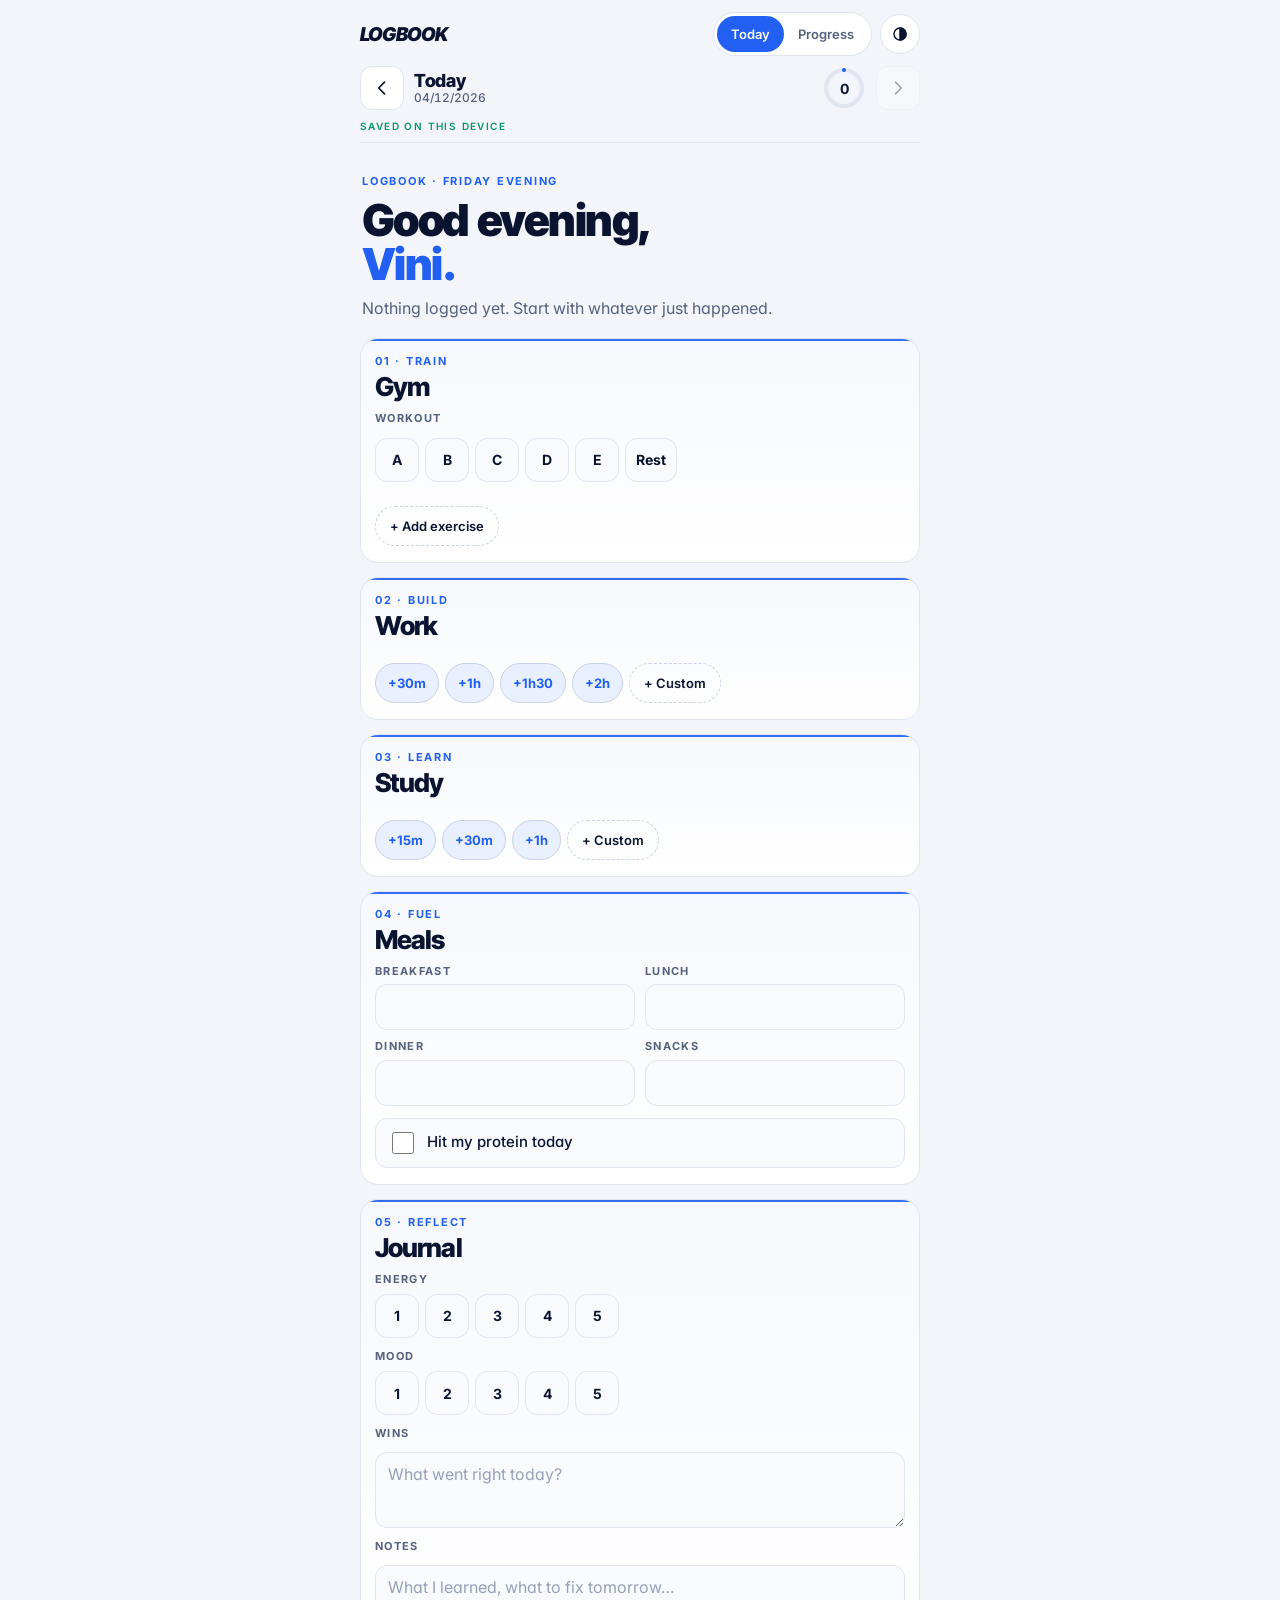
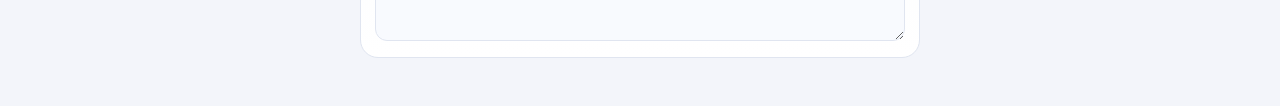
<file: index.html>
<!DOCTYPE html>
<html lang="en">
<head>
<meta charset="utf-8">
<meta name="viewport" content="width=device-width,initial-scale=1,viewport-fit=cover">
<meta name="theme-color" content="#060B1E">
<link rel="manifest" href="manifest.json">
<link rel="icon" type="image/png" sizes="192x192" href="icons/icon-192.png">
<link rel="apple-touch-icon" href="icons/apple-touch-icon.png">
<meta name="apple-mobile-web-app-capable" content="yes">
<meta name="apple-mobile-web-app-status-bar-style" content="black-translucent">
<meta name="apple-mobile-web-app-title" content="Logbook">
<title>Vini's Logbook</title>
<script>
/* Apply the saved theme before the page paints, so it never flashes the wrong colors. */
(function(){try{var t=localStorage.getItem("logbook-theme");if(t==="dark"||t==="light")document.documentElement.dataset.theme=t}catch(e){}})();
</script>
<link rel="preconnect" href="https://fonts.googleapis.com">
<link rel="preconnect" href="https://fonts.gstatic.com" crossorigin>
<link rel="stylesheet" href="https://fonts.googleapis.com/css2?family=Inter:wght@400;500;600;700&family=Inter+Tight:wght@700;800;900&display=swap">
<link rel="stylesheet" href="styles.css">
</head>
<body>
<div class="wrap">
  <header>
    <div class="toprow">
      <div class="brand">Logbook</div>
      <div class="tabs" role="tablist">
        <button id="tab-today" role="tab" aria-selected="true">Today</button>
        <button id="tab-progress" role="tab" aria-selected="false">Progress</button>
      </div>
      <button class="iconbtn theme" id="themeBtn" aria-label="Theme"></button>
    </div>
    <div class="datebar" id="datebar">
      <button class="iconbtn" id="prev" aria-label="Previous day"><svg viewBox="0 0 24 24" aria-hidden="true"><path d="M15 5l-7 7 7 7"/></svg></button>
      <div class="d"><b id="dateMain"></b><small id="dateSub"></small></div>
      <div class="ring" title="Sections logged">
        <svg width="44" height="44" viewBox="0 0 44 44" aria-hidden="true"><circle class="track" cx="22" cy="22" r="18" fill="none" stroke-width="4"/><circle class="arc" id="ringArc" cx="22" cy="22" r="18" fill="none" stroke-width="4" stroke-linecap="round" stroke-dasharray="0 200"/></svg>
        <span id="ringNum" aria-label="sections logged">0</span>
      </div>
      <button class="iconbtn" id="next" aria-label="Next day"><svg viewBox="0 0 24 24" aria-hidden="true"><path d="M9 5l7 7-7 7"/></svg></button>
    </div>
    <div class="status" id="status">Loading…</div>
  </header>

  <div id="notice" class="notice" hidden></div>

  <main id="view-today" class="wrap">
    <div class="hero">
      <div class="kicker" id="kicker"></div>
      <h1 id="heroTitle"></h1>
      <p id="heroLine"></p>
    </div>

    <section class="card">
      <div class="sechead">
        <div class="tt"><span class="kick">01 · Train</span><h2>Gym</h2></div>
        <div class="side"><span class="total" id="gymTotal"></span><span class="check" id="ok-gym" hidden></span></div>
      </div>
      <span class="lbl">Workout</span>
      <div class="chips" id="treino"></div>
      <button class="loadlast" id="loadLast" hidden></button>
      <div class="colhead" id="gymHead"><span>Exercise</span><span>kg</span><span>Sets</span><span>Reps</span><span></span></div>
      <div id="gymList" class="list"></div>
      <div class="actions"><button class="add" id="addGym">+ Add exercise</button></div>
    </section>

    <section class="card">
      <div class="sechead">
        <div class="tt"><span class="kick">02 · Build</span><h2>Work</h2></div>
        <div class="side"><span class="total" id="workTotal"></span><span class="check" id="ok-work" hidden></span></div>
      </div>
      <div id="workList" class="list"></div>
      <div class="actions" data-kind="work">
        <button class="quick" data-min="30">+30m</button><button class="quick" data-min="60">+1h</button><button class="quick" data-min="90">+1h30</button><button class="quick" data-min="120">+2h</button>
        <button class="add" id="addWork">+ Custom</button>
      </div>
    </section>

    <section class="card">
      <div class="sechead">
        <div class="tt"><span class="kick">03 · Learn</span><h2>Study</h2></div>
        <div class="side"><span class="total" id="studyTotal"></span><span class="check" id="ok-study" hidden></span></div>
      </div>
      <div id="studyList" class="list"></div>
      <div class="actions" data-kind="study">
        <button class="quick" data-min="15">+15m</button><button class="quick" data-min="30">+30m</button><button class="quick" data-min="60">+1h</button>
        <button class="add" id="addStudy">+ Custom</button>
      </div>
    </section>

    <section class="card">
      <div class="sechead">
        <div class="tt"><span class="kick">04 · Fuel</span><h2>Meals</h2></div>
        <div class="side"><span class="check" id="ok-meals" hidden></span></div>
      </div>
      <div class="meals">
        <div><label class="lbl" for="m-breakfast">Breakfast</label><input id="m-breakfast" data-meal="breakfast" autocomplete="off"></div>
        <div><label class="lbl" for="m-lunch">Lunch</label><input id="m-lunch" data-meal="lunch" autocomplete="off"></div>
        <div><label class="lbl" for="m-dinner">Dinner</label><input id="m-dinner" data-meal="dinner" autocomplete="off"></div>
        <div><label class="lbl" for="m-snacks">Snacks</label><input id="m-snacks" data-meal="snacks" autocomplete="off"></div>
      </div>
      <label class="toggle" for="protein"><input type="checkbox" id="protein"> Hit my protein today</label>
    </section>

    <section class="card">
      <div class="sechead">
        <div class="tt"><span class="kick">05 · Reflect</span><h2>Journal</h2></div>
        <div class="side"><span class="check" id="ok-journal" hidden></span></div>
      </div>
      <div class="scale"><span class="lbl">Energy</span><div class="chips" id="energy"></div></div>
      <div class="scale"><span class="lbl">Mood</span><div class="chips" id="mood"></div></div>
      <label class="lbl" for="wins">Wins</label>
      <textarea id="wins" placeholder="What went right today?"></textarea>
      <label class="lbl" for="notes">Notes</label>
      <textarea id="notes" placeholder="What I learned, what to fix tomorrow…"></textarea>
    </section>
  </main>

  <main id="view-progress" class="wrap" hidden>
    <div class="hero">
      <div class="kicker" id="pKicker"></div>
      <h1 id="pTitle"></h1>
      <p>Rolling 7-day windows, compared with the 7 days before.</p>
    </div>

    <section class="card goals">
      <div class="head"><span class="kick">Your goals, live · tap one</span></div>
      <div id="goals"></div>
    </section>

    <div class="stats" id="stats"></div>

    <section class="card noticed">
      <span class="kick">What the logbook noticed</span>
      <p id="insight"></p>
      <div class="ifoot"><div class="idots" id="idots"></div><button class="pill" id="nextInsight">Show me another</button></div>
    </section>

    <section class="card">
      <div class="sechead"><div class="tt"><span class="kick">Hours</span><h2>Last 7 days</h2></div></div>
      <div class="legend"><span><i class="lw"></i>Work</span><span><i class="ls"></i>Study</span></div>
      <div class="bars" id="bars"></div>
      <div class="barlbl" id="barlbl"></div>
    </section>
    <section class="card">
      <div class="sechead"><div class="tt"><span class="kick">Consistency · 28 days</span><h2>Logged days</h2></div><span class="total" id="k-gym"></span></div>
      <div class="dots" id="dots"></div>
    </section>
    <section class="card">
      <div class="sechead"><div class="tt"><span class="kick">Strength</span><h2>Lifts</h2></div></div>
      <div style="overflow-x:auto"><table><thead><tr><th>Exercise</th><th class="n">Last</th><th class="n">Best</th><th class="n">4 wk</th></tr></thead><tbody id="lifts"></tbody></table></div>
    </section>
    <section class="card">
      <div class="sechead"><div class="tt"><span class="kick">Learning · 28 days</span><h2>Study topics</h2></div></div>
      <div style="overflow-x:auto"><table><tbody id="topics"></tbody></table></div>
    </section>
    <section class="card" id="syncCard">
      <div class="sechead"><div class="tt"><span class="kick">Sync</span><h2>Phone + PC</h2></div><div class="side"><span class="check"></span></div></div>
      <form id="signinForm" class="signin">
        <p class="muted">Sign in once on each device. Logging still works with no signal; it syncs when you're back online.</p>
        <input type="email" id="sEmail" autocomplete="username" inputmode="email" autocapitalize="off" placeholder="Email" required>
        <input type="password" id="sPass" autocomplete="current-password" placeholder="Password" required>
        <button class="primary" type="submit" id="sBtn">Sign in</button>
        <div class="hint" id="sMsg" role="alert"></div>
      </form>
      <div id="syncOn" hidden>
        <p class="muted" id="syncWho"></p>
        <div class="actions"><button class="pill" id="syncNowBtn">Sync now</button><button class="add" id="signOutBtn">Sign out</button></div>
      </div>
    </section>
    <section class="card">
      <div class="sechead"><div class="tt"><span class="kick">Safety</span><h2>Backup</h2></div></div>
      <div class="actions"><button class="add" id="exportBtn">Export backup (.json)</button><button class="add" id="importBtn">Import backup</button></div>
      <input type="file" id="importFile" accept="application/json,.json" hidden>
      <div class="hint" id="backupHint">Keeps a copy of every day. Import merges by most recent edit.</div>
    </section>
  </main>
</div>

<script src="sync.js"></script>
<script src="app.js"></script>
</body>
</html>
</file>
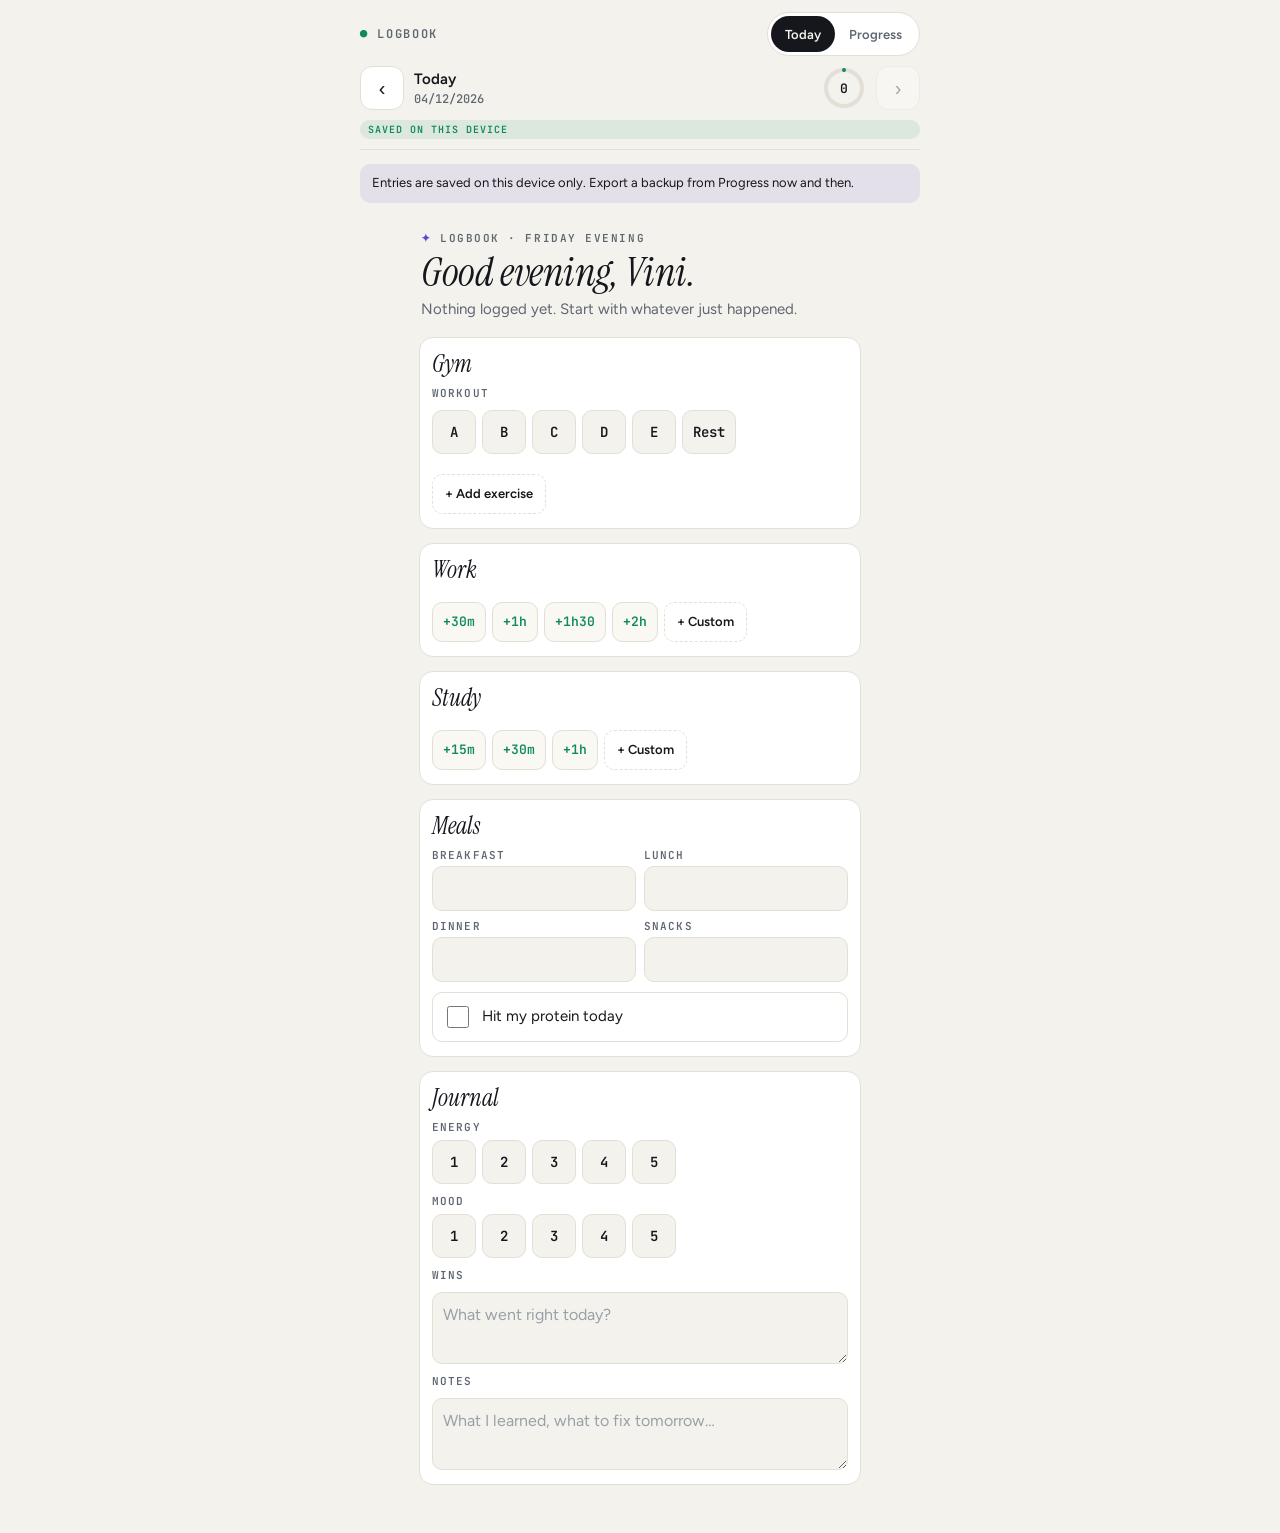
<file: prototype/index.html>
<!DOCTYPE html>
<html lang="en">
<head>
<meta charset="utf-8">
<meta name="viewport" content="width=device-width,initial-scale=1,viewport-fit=cover">
<meta name="claude:viewport-fit-sides" content="cover">
<meta name="theme-color" content="#0B0E14">
<meta name="apple-mobile-web-app-capable" content="yes">
<meta name="apple-mobile-web-app-status-bar-style" content="black-translucent">
<meta name="apple-mobile-web-app-title" content="Logbook">
<title>Vini's Logbook</title>
<link rel="preconnect" href="https://fonts.googleapis.com">
<link rel="stylesheet" href="https://fonts.googleapis.com/css2?family=Instrument+Serif:ital@0;1&family=Figtree:wght@400;500;600;700&family=JetBrains+Mono:wght@400;500;600&display=swap">
<style>
/* Layout: one mobile column. Sticky header (title, tabs, date bar with a 5-section completion ring).
   Today = editorial greeting + five log cards. Progress = goals with sparklines, stat chips,
   one "noticed" insight at a time, then charts and tables. Dark-first, light theme via OS setting. */
:root{
  --bg:#0B0E14; --surface:#121722; --surface-2:#171D2A; --line:#232B3B; --fg:#E9EDF5; --muted:#8B95A8; --faint:#5B6578;
  --mint:#5EE6B0; --mint-soft:rgba(94,230,176,.12); --amber:#F2B84B; --amber-soft:rgba(242,184,75,.13);
  --violet:#A99BFF; --violet-soft:rgba(169,155,255,.13); --on-accent:#06120D;
  --serif:"Instrument Serif", Georgia, serif;
  --body:"Figtree", system-ui, -apple-system, "Segoe UI", sans-serif;
  --mono:"JetBrains Mono", ui-monospace, Menlo, monospace;
  --r:14px; color-scheme:dark;
}
@media (prefers-color-scheme: light){:root{
  --bg:#F4F2EC; --surface:#FFFFFF; --surface-2:#FAF8F3; --line:#E3DFD5; --fg:#15171C; --muted:#5F6672; --faint:#9AA0AA;
  --mint:#0E8A5D; --mint-soft:rgba(14,138,93,.10); --amber:#A2640A; --amber-soft:rgba(162,100,10,.10);
  --violet:#5B48D6; --violet-soft:rgba(91,72,214,.10); --on-accent:#FFFFFF; color-scheme:light}}
*{box-sizing:border-box}
html{-webkit-text-size-adjust:100%}
body{margin:0;background:var(--bg);color:var(--fg);font-family:var(--body);font-size:15px;line-height:1.45;
  padding-left:max(16px,env(safe-area-inset-left,0px));padding-right:max(16px,env(safe-area-inset-right,0px));
  padding-bottom:calc(48px + env(safe-area-inset-bottom,0px))}
body::before{content:"";position:fixed;inset:0 0 auto;height:env(safe-area-inset-top,0px);z-index:10;background:var(--bg)}
.wrap{max-width:560px;margin:0 auto;display:flex;flex-direction:column;gap:14px}
[hidden]{display:none!important}

/* header */
header{position:sticky;top:env(safe-area-inset-top,0px);z-index:5;background:var(--bg);padding-block:12px 10px;display:flex;flex-direction:column;gap:10px;border-bottom:1px solid var(--line)}
.toprow{display:flex;align-items:center;justify-content:space-between;gap:8px}
.brand{font:600 12px var(--mono);letter-spacing:.14em;text-transform:uppercase;color:var(--muted)}
.brand i{font-style:normal;color:var(--mint)}
.tabs{display:flex;background:var(--surface);border:1px solid var(--line);border-radius:999px;padding:3px}
.tabs button{border:0;background:none;color:var(--muted);font:600 13px var(--body);min-height:36px;padding:0 14px;border-radius:999px;cursor:pointer}
.tabs button[aria-selected="true"]{background:var(--fg);color:var(--bg)}
.datebar{display:flex;align-items:center;gap:10px}
.datebar .d{flex:1;min-width:0}
.datebar .d b{display:block;font-weight:600}
.datebar .d small{display:block;color:var(--muted);font:500 12px var(--mono)}
.iconbtn{width:44px;height:44px;flex:none;border-radius:12px;border:1px solid var(--line);background:var(--surface);color:var(--fg);font-size:20px;cursor:pointer}
.iconbtn:disabled{opacity:.35;cursor:default}
.ring{position:relative;width:44px;height:44px;flex:none}
.ring svg{transform:rotate(-90deg)}
.ring span{position:absolute;inset:0;display:grid;place-items:center;font:600 13px var(--mono)}
.ring .track{stroke:var(--line)} .ring .arc{stroke:var(--mint);transition:stroke-dasharray .3s ease}
.status{font:500 11px var(--mono);color:var(--muted);text-transform:uppercase;letter-spacing:.08em}
.status.ok{color:var(--mint)} .status.err{color:var(--amber)}

/* hero */
.hero{padding:14px 2px 2px;display:flex;flex-direction:column;gap:6px}
.kicker{font:600 11px var(--mono);letter-spacing:.14em;text-transform:uppercase;color:var(--muted)}
.kicker::before{content:"✦ ";color:var(--violet)}
.hero h1{font:italic 400 40px/1.05 var(--serif);margin:0;letter-spacing:-.01em}
.hero p{margin:0;color:var(--muted)}
.hero p b{color:var(--fg);font-weight:600}

/* cards */
section.card{background:var(--surface);border:1px solid var(--line);border-radius:var(--r);padding:14px 12px;display:flex;flex-direction:column;gap:10px}
.sechead{display:flex;align-items:center;justify-content:space-between;gap:8px;min-height:24px}
h2{font:italic 400 24px/1 var(--serif);margin:0;display:flex;align-items:center;gap:8px}
.ok{font:600 10px var(--mono);letter-spacing:.1em;text-transform:uppercase;color:var(--mint);background:var(--mint-soft);border-radius:999px;padding:3px 8px}
.total{font:500 13px var(--mono);color:var(--mint)}
.lbl{font:600 11px var(--mono);text-transform:uppercase;letter-spacing:.1em;color:var(--muted)}
input,textarea{font:inherit;font-size:16px;color:var(--fg);background:var(--bg);border:1px solid var(--line);border-radius:10px;padding:10px;width:100%;min-width:0;min-height:44px}
input::placeholder,textarea::placeholder{color:var(--faint)}
input:focus,textarea:focus,button:focus-visible,summary:focus-visible{outline:2px solid var(--mint);outline-offset:1px}
textarea{resize:vertical;min-height:72px}
.num{font-family:var(--mono);text-align:center;padding-inline:4px}
.row{display:grid;gap:6px;align-items:center}
.row.gym,.colhead{grid-template-columns:1fr 60px 46px 46px 32px}
.row.time{grid-template-columns:72px 1fr 32px}
.colhead{display:grid;gap:6px;font:600 10px var(--mono);color:var(--muted);text-transform:uppercase;letter-spacing:.08em}
.colhead span:not(:first-child){text-align:center}
.hint{font-size:12px;color:var(--muted);margin-top:-4px;padding-left:2px}
.hint b{color:var(--fg);font:500 12px var(--mono)}
.hint .up{color:var(--mint);font-weight:600}
.list{display:flex;flex-direction:column;gap:8px}
.del{width:32px;height:44px;border:0;background:none;color:var(--faint);font-size:20px;cursor:pointer;border-radius:8px}
.del:hover{color:var(--amber)}
.actions{display:flex;flex-wrap:wrap;gap:6px;align-items:center}
.add{border:1px dashed var(--line);background:none;color:var(--fg);font:600 13px var(--body);min-height:40px;padding:0 12px;border-radius:10px;cursor:pointer}
.quick{border:1px solid var(--line);background:var(--surface-2);color:var(--mint);font:600 13px var(--mono);min-height:40px;padding:0 10px;border-radius:10px;cursor:pointer}
.chips{display:flex;flex-wrap:wrap;gap:6px}
.chip{border:1px solid var(--line);background:var(--bg);color:var(--fg);font:600 14px var(--mono);min-width:44px;height:44px;border-radius:10px;cursor:pointer;padding:0 10px}
.chip[aria-pressed="true"]{background:var(--mint);border-color:var(--mint);color:var(--on-accent)}
.loadlast{display:flex;justify-content:space-between;align-items:center;gap:8px;width:100%;min-height:48px;border:1px solid var(--violet);background:var(--violet-soft);color:var(--fg);font:600 14px var(--body);border-radius:10px;padding:8px 12px;cursor:pointer;text-align:left}
.loadlast small{font:500 12px var(--mono);color:var(--muted)}
.meals{display:grid;grid-template-columns:1fr 1fr;gap:8px}
.meals>div{display:flex;flex-direction:column;gap:4px;min-width:0}
.toggle{display:flex;align-items:center;gap:10px;min-height:48px;padding:10px;border:1px solid var(--line);border-radius:10px;cursor:pointer;user-select:none}
.toggle input{width:22px;height:22px;min-height:0;accent-color:var(--mint)}
.scale{display:flex;flex-direction:column;gap:6px}

/* progress */
.goals{padding:6px 12px}
.goals .head{display:flex;justify-content:space-between;padding:6px 0 4px}
details.goal{border-top:1px solid var(--line)}
details.goal:first-of-type{border-top:0}
details.goal summary{list-style:none;display:grid;grid-template-columns:1fr auto 64px;align-items:center;gap:10px;padding:12px 0;cursor:pointer}
details.goal summary::-webkit-details-marker{display:none}
.gname b{display:block;font-weight:700}
.gname small{font:500 10px var(--mono);letter-spacing:.08em;text-transform:uppercase;color:var(--muted)}
.spark{display:block}
.spark.up{color:var(--mint)} .spark.down{color:var(--amber)} .spark.flat{color:var(--muted)}
.trend{text-align:right}
.trend b{display:block;font:600 13px var(--mono)}
.trend small{font:500 10px var(--mono);letter-spacing:.08em;text-transform:uppercase;color:var(--muted)}
.trend.up b{color:var(--mint)} .trend.down b{color:var(--amber)}
.gdetail{margin:0 0 12px;padding:10px 12px;border-radius:10px;background:var(--surface-2);font-size:14px;color:var(--muted)}
.gdetail b{color:var(--fg)}
.stats{display:flex;flex-wrap:wrap;gap:6px}
.stat{font:600 11px var(--mono);letter-spacing:.06em;text-transform:uppercase;color:var(--muted);border:1px solid var(--line);border-radius:8px;padding:6px 8px;background:var(--surface)}
.stat b{color:var(--fg);font-weight:600;margin-left:4px}
.stat b.good{color:var(--mint)} .stat b.warn{color:var(--amber)}
.noticed{border-color:color-mix(in srgb,var(--violet) 45%,var(--line))}
.noticed .tag{font:600 10px var(--mono);letter-spacing:.1em;text-transform:uppercase;color:var(--violet)}
.noticed p{margin:0;font-size:18px;line-height:1.4;font-weight:600}
.noticed mark{background:none;color:var(--mint)}
.noticed mark.warn{color:var(--amber)}
.ifoot{display:flex;justify-content:space-between;align-items:center;gap:8px}
.idots{display:flex;gap:5px}
.idots i{width:6px;height:6px;border-radius:50%;background:var(--line)}
.idots i.on{background:var(--violet)}
.pill{border:1px solid var(--line);background:var(--surface-2);color:var(--fg);font:600 13px var(--body);min-height:40px;padding:0 14px;border-radius:999px;cursor:pointer}
.bars{display:grid;grid-template-columns:repeat(7,1fr);gap:6px;align-items:end;height:140px;padding-top:8px}
.bar{display:flex;flex-direction:column;justify-content:flex-end;height:100%;gap:2px}
.bar i{display:block;border-radius:4px 4px 2px 2px;min-height:2px}
.bar .w{background:var(--violet)} .bar .s{background:var(--mint)}
.barlbl{display:grid;grid-template-columns:repeat(7,1fr);gap:6px;font:500 11px var(--mono);color:var(--muted);text-align:center}
.legend{display:flex;gap:14px;font-size:12px;color:var(--muted)}
.legend i{display:inline-block;width:10px;height:10px;border-radius:3px;margin-right:5px;vertical-align:-1px}
table{width:100%;border-collapse:collapse;font-size:14px}
td,th{padding:9px 4px;border-bottom:1px solid var(--line);text-align:left}
tr:last-child td{border-bottom:0}
th{font:600 10px var(--mono);color:var(--muted);text-transform:uppercase;letter-spacing:.08em}
td.n,th.n{font-family:var(--mono);text-align:right;font-variant-numeric:tabular-nums}
td.pos{color:var(--mint)} td.neg{color:var(--amber)}
.empty{color:var(--muted);font-size:14px;padding:6px 0}
.dots{display:grid;grid-template-columns:repeat(14,1fr);gap:4px}
.dots i{aspect-ratio:1;border-radius:4px;background:var(--line)}
.dots i.on{background:var(--mint)}
.notice{background:var(--violet-soft);border-radius:10px;padding:10px 12px;font-size:13px}
@media (max-width:400px){.row.gym,.colhead{grid-template-columns:1fr 52px 38px 38px 26px;gap:5px}}
@media (max-width:380px){.hero h1{font-size:34px}}
@media (prefers-reduced-motion:reduce){*{transition:none!important}}
</style>
</head>
<body>
<div class="wrap">
  <header>
    <div class="toprow">
      <div class="brand"><i>●</i> Logbook</div>
      <div class="tabs" role="tablist">
        <button id="tab-today" role="tab" aria-selected="true">Today</button>
        <button id="tab-progress" role="tab" aria-selected="false">Progress</button>
      </div>
    </div>
    <div class="datebar" id="datebar">
      <button class="iconbtn" id="prev" aria-label="Previous day">‹</button>
      <div class="d"><b id="dateMain"></b><small id="dateSub"></small></div>
      <div class="ring" title="Sections logged">
        <svg width="44" height="44" viewBox="0 0 44 44" aria-hidden="true"><circle class="track" cx="22" cy="22" r="18" fill="none" stroke-width="4"/><circle class="arc" id="ringArc" cx="22" cy="22" r="18" fill="none" stroke-width="4" stroke-linecap="round" stroke-dasharray="0 200"/></svg>
        <span id="ringNum" aria-label="sections logged">0</span>
      </div>
      <button class="iconbtn" id="next" aria-label="Next day">›</button>
    </div>
    <div class="status" id="status">Loading…</div>
  </header>

  <div id="notice" class="notice" hidden></div>

  <main id="view-today" class="wrap">
    <div class="hero">
      <div class="kicker" id="kicker"></div>
      <h1 id="heroTitle"></h1>
      <p id="heroLine"></p>
    </div>

    <section class="card">
      <div class="sechead"><h2>Gym <span class="ok" id="ok-gym" hidden>logged</span></h2><span class="total" id="gymTotal"></span></div>
      <span class="lbl">Workout</span>
      <div class="chips" id="treino"></div>
      <button class="loadlast" id="loadLast" hidden></button>
      <div class="colhead" id="gymHead"><span>Exercise</span><span>kg</span><span>Sets</span><span>Reps</span><span></span></div>
      <div id="gymList" class="list"></div>
      <div class="actions"><button class="add" id="addGym">+ Add exercise</button></div>
    </section>

    <section class="card">
      <div class="sechead"><h2>Work <span class="ok" id="ok-work" hidden>logged</span></h2><span class="total" id="workTotal"></span></div>
      <div id="workList" class="list"></div>
      <div class="actions" data-kind="work">
        <button class="quick" data-min="30">+30m</button><button class="quick" data-min="60">+1h</button><button class="quick" data-min="90">+1h30</button><button class="quick" data-min="120">+2h</button>
        <button class="add" id="addWork">+ Custom</button>
      </div>
    </section>

    <section class="card">
      <div class="sechead"><h2>Study <span class="ok" id="ok-study" hidden>logged</span></h2><span class="total" id="studyTotal"></span></div>
      <div id="studyList" class="list"></div>
      <div class="actions" data-kind="study">
        <button class="quick" data-min="15">+15m</button><button class="quick" data-min="30">+30m</button><button class="quick" data-min="60">+1h</button>
        <button class="add" id="addStudy">+ Custom</button>
      </div>
    </section>

    <section class="card">
      <div class="sechead"><h2>Meals <span class="ok" id="ok-meals" hidden>logged</span></h2></div>
      <div class="meals">
        <div><label class="lbl" for="m-breakfast">Breakfast</label><input id="m-breakfast" data-meal="breakfast" autocomplete="off"></div>
        <div><label class="lbl" for="m-lunch">Lunch</label><input id="m-lunch" data-meal="lunch" autocomplete="off"></div>
        <div><label class="lbl" for="m-dinner">Dinner</label><input id="m-dinner" data-meal="dinner" autocomplete="off"></div>
        <div><label class="lbl" for="m-snacks">Snacks</label><input id="m-snacks" data-meal="snacks" autocomplete="off"></div>
      </div>
      <label class="toggle" for="protein"><input type="checkbox" id="protein"> Hit my protein today</label>
    </section>

    <section class="card">
      <div class="sechead"><h2>Journal <span class="ok" id="ok-journal" hidden>logged</span></h2></div>
      <div class="scale"><span class="lbl">Energy</span><div class="chips" id="energy"></div></div>
      <div class="scale"><span class="lbl">Mood</span><div class="chips" id="mood"></div></div>
      <label class="lbl" for="wins">Wins</label>
      <textarea id="wins" placeholder="What went right today?"></textarea>
      <label class="lbl" for="notes">Notes</label>
      <textarea id="notes" placeholder="What I learned, what to fix tomorrow…"></textarea>
    </section>
  </main>

  <main id="view-progress" class="wrap" hidden>
    <div class="hero">
      <div class="kicker" id="pKicker"></div>
      <h1 id="pTitle"></h1>
      <p>Rolling 7-day windows, compared with the 7 days before.</p>
    </div>

    <section class="card goals">
      <div class="head"><span class="lbl">Your goals, live · tap one</span></div>
      <div id="goals"></div>
    </section>

    <div class="stats" id="stats"></div>

    <section class="card noticed">
      <span class="tag">✦ What the logbook noticed</span>
      <p id="insight"></p>
      <div class="ifoot"><div class="idots" id="idots"></div><button class="pill" id="nextInsight">Show me another</button></div>
    </section>

    <section class="card">
      <div class="sechead"><h2>Last 7 days</h2></div>
      <div class="legend"><span><i style="background:var(--violet)"></i>Work</span><span><i style="background:var(--mint)"></i>Study</span></div>
      <div class="bars" id="bars"></div>
      <div class="barlbl" id="barlbl"></div>
    </section>
    <section class="card">
      <div class="sechead"><h2>Logged days · 28d</h2><span class="total" id="k-gym"></span></div>
      <div class="dots" id="dots"></div>
    </section>
    <section class="card">
      <div class="sechead"><h2>Lifts</h2></div>
      <div style="overflow-x:auto"><table><thead><tr><th>Exercise</th><th class="n">Last</th><th class="n">Best</th><th class="n">4 wk</th></tr></thead><tbody id="lifts"></tbody></table></div>
    </section>
    <section class="card">
      <div class="sechead"><h2>Study topics · 28d</h2></div>
      <div style="overflow-x:auto"><table><tbody id="topics"></tbody></table></div>
    </section>
    <section class="card">
      <div class="sechead"><h2>Backup</h2></div>
      <div class="actions"><button class="add" id="exportBtn">Export backup (.json)</button><button class="add" id="importBtn">Import backup</button></div>
      <input type="file" id="importFile" accept="application/json,.json" hidden>
      <div class="hint" id="backupHint">Keeps a copy of every day. Import merges by most recent edit.</div>
    </section>
  </main>
</div>

<script>
(function(){
"use strict";
/* ---------- config ---------- */
const CONFIG={
  name:"Vini",
  targets:{gym:4, work:30, study:5},   // per rolling 7 days: sessions, hours, hours
  repTop:10, kgStep:2.5,                 // reps at/above repTop → suggest +kgStep next time
  workouts:["A","B","C","D","E","Rest"]
};

/* ---------- helpers ---------- */
const $=id=>document.getElementById(id);
const pad=n=>String(n).padStart(2,"0");
const keyOf=d=>d.getFullYear()+"-"+pad(d.getMonth()+1)+"-"+pad(d.getDate());
const fromKey=k=>{const [y,m,d]=k.split("-").map(Number);return new Date(y,m-1,d)};
const todayKey=()=>keyOf(new Date());
const addDays=(k,n)=>{const d=fromKey(k);d.setDate(d.getDate()+n);return keyOf(d)};
const dayDiff=(a,b)=>Math.round((fromKey(a)-fromKey(b))/864e5);
const num=v=>{const n=parseFloat(String(v??"").replace(",","."));return isFinite(n)?n:0}; // accepts "62,5"
const fmtNum=(n,dp=1)=>String(Math.round(n*10**dp)/10**dp).replace(".",",");
const fmtH=min=>{min=Math.round(min||0);const h=Math.floor(min/60),m=min%60;return h?(m?h+"h"+pad(m):h+"h"):m+"m"};
const ddmm=k=>{const d=fromKey(k);return pad(d.getDate())+"/"+pad(d.getMonth()+1)};
const ddmmyyyy=k=>ddmm(k)+"/"+fromKey(k).getFullYear();
const WD=["Sunday","Monday","Tuesday","Wednesday","Thursday","Friday","Saturday"];
const esc=s=>String(s??"").replace(/[&<>"']/g,c=>({"&":"&amp;","<":"&lt;",">":"&gt;",'"':"&quot;","'":"&#39;"}[c]));
const listJoin=a=>a.length<2?a.join(""):a.slice(0,-1).join(", ")+" and "+a[a.length-1];
const blank=k=>({date:k,treino:"",gym:[],work:[],study:[],meals:{breakfast:"",lunch:"",dinner:"",snacks:""},protein:false,energy:0,mood:0,wins:"",notes:""});
const norm=(k,d)=>Object.assign(blank(k),d||{},{date:k,meals:Object.assign(blank(k).meals,(d&&d.meals)||{})});
const clone=o=>JSON.parse(JSON.stringify(o));
const sumMin=a=>(a||[]).reduce((t,x)=>t+num(x.min),0);
const exName=g=>(g.ex||"").trim();

/* ---------- what counts as "logged" ---------- */
const SECTIONS=[
  ["gym","gym",d=>!!d.treino||(d.gym||[]).some(exName)],
  ["work","work",d=>sumMin(d.work)>0],
  ["study","study",d=>sumMin(d.study)>0],
  ["meals","meals",d=>!!d.protein||Object.values(d.meals||{}).some(s=>String(s).trim())],
  ["journal","journal",d=>!!(d.energy||d.mood||(d.wins||"").trim()||(d.notes||"").trim())]
];
const hasData=d=>!!d&&SECTIONS.some(s=>s[2](d));
const isTrainDay=d=>!!d&&(/^[A-E]$/.test(d.treino||"")||(d.gym||[]).some(exName));

/* ---------- state ---------- */
let days={};               // key -> day doc (all history)
let cur=todayKey();
let state=blank(cur);
let col=null;              // synced collection (artifact runtime only)
let saveTimer=null, dirty=false, lastEdit=0, insightIdx=0;
const LS="logbook-fallback";

function setStatus(t,kind){const s=$("status");s.textContent=t;s.className="status"+(kind?" "+kind:"")}

/* ---------- storage ---------- */
function lsLoad(){try{return JSON.parse(localStorage.getItem(LS)||"{}")}catch(e){return {}}}
function lsSave(){try{localStorage.setItem(LS,JSON.stringify(days));return true}catch(e){return false}}

function scheduleSave(){
  dirty=true;lastEdit=Date.now();setStatus("Saving…");
  renderDone();
  clearTimeout(saveTimer);saveTimer=setTimeout(save,700);
}
async function save(){
  const startedAt=Date.now(), k=state.date, body=clone(state);
  body.updatedAt=startedAt;
  days[k]=body;
  if(!col){
    if(lsSave()){if(lastEdit<=startedAt)dirty=false;setStatus("Saved on this device","ok")}
    else setStatus("Couldn't save. Storage is full or blocked.","err");
    return;
  }
  try{await col.doc(k).set(body);if(lastEdit<=startedAt)dirty=false;setStatus("Saved · synced","ok")}
  catch(e){
    if(e&&e.code==="unavailable"){setTimeout(save,1200+Math.random()*800);return}
    setStatus("Couldn't save. Check your connection.","err");
  }
}
function flush(){if(dirty){clearTimeout(saveTimer);save()}}

/* ---------- today: header + hero ---------- */
const RING_C=2*Math.PI*18;
function renderDone(){
  const done=SECTIONS.filter(s=>s[2](state)), left=SECTIONS.filter(s=>!s[2](state)).map(s=>s[1]);
  $("ringArc").setAttribute("stroke-dasharray",`${(done.length/5*RING_C).toFixed(1)} 200`);
  $("ringNum").textContent=done.length;
  SECTIONS.forEach(s=>{$("ok-"+s[0]).hidden=!s[2](state)});
  $("heroLine").innerHTML=done.length===0?"Nothing logged yet. Start with whatever just happened."
    :done.length===5?"<b>All five logged.</b> That's the day done."
    :`<b>${done.length} of 5 logged</b> · ${esc(listJoin(left))} left.`;
}
function renderHero(){
  const tk=todayKey(), d=fromKey(state.date), wd=WD[d.getDay()];
  if(state.date===tk){
    const h=new Date().getHours(), part=h<12?"morning":h<18?"afternoon":"evening";
    $("kicker").textContent=`Logbook · ${wd} ${part}`;
    $("heroTitle").textContent=`Good ${part}, ${CONFIG.name}.`;
  }else{
    const n=dayDiff(tk,state.date);
    $("kicker").textContent=n===1?"Logbook · yesterday":`Logbook · ${n} days ago`;
    $("heroTitle").textContent=`${wd}, ${ddmm(state.date)}.`;
  }
}

/* ---------- today: gym ---------- */
function exerciseHistory(name,beforeKey){
  name=(name||"").trim().toLowerCase(); if(!name) return null;
  const keys=Object.keys(days).filter(k=>k<beforeKey).sort().reverse();
  for(const k of keys){const g=(days[k].gym||[]).find(x=>exName(x).toLowerCase()===name&&(x.kg||x.reps));if(g) return {k,g}}
  return null;
}
function hintFor(ex){
  const h=exerciseHistory(ex,state.date); if(!h) return "";
  let s=`Last ${ddmm(h.k)}: <b>${esc(fmtNum(num(h.g.kg)))}kg ${esc(h.g.sets||"?")}×${esc(h.g.reps||"?")}</b>`;
  if(num(h.g.reps)>=CONFIG.repTop&&num(h.g.kg)>0) s+=` <span class="up">· ready for ${fmtNum(num(h.g.kg)+CONFIG.kgStep)}kg</span>`;
  return s;
}
function lastSession(letter,beforeKey){
  const keys=Object.keys(days).filter(k=>k<beforeKey).sort().reverse();
  for(const k of keys){const d=days[k];if(d.treino===letter&&(d.gym||[]).some(exName)) return {k,d}}
  return null;
}
function renderLoadLast(){
  const box=$("loadLast"), L=state.treino;
  const s=/^[A-E]$/.test(L)&&!state.gym.some(exName)?lastSession(L,state.date):null;
  if(!s){box.hidden=true;return}
  const ex=s.d.gym.filter(exName);
  box.hidden=false;
  box.innerHTML=`<span>↺ Load last Treino ${esc(L)}</span><small>${ddmm(s.k)} · ${ex.length} exercise${ex.length===1?"":"s"}</small>`;
  box.onclick=()=>{
    state.gym=ex.map(g=>({ex:g.ex,kg:g.kg||"",sets:g.sets||"",reps:g.reps||""}));
    scheduleSave();renderGym();renderTotals();renderLoadLast();
  };
}
function fillDatalist(id,values){
  let dl=$(id); if(!dl){dl=document.createElement("datalist");dl.id=id;document.body.appendChild(dl)}
  const count={};values.forEach(v=>{v=String(v||"").trim();if(v)count[v]=(count[v]||0)+1});
  dl.innerHTML=Object.keys(count).sort((a,b)=>count[b]-count[a]||a.localeCompare(b)).slice(0,40).map(v=>`<option value="${esc(v)}">`).join("");
}
function renderGym(){
  const list=$("gymList");list.innerHTML="";
  $("gymHead").hidden=!state.gym.length;
  state.gym.forEach((g,i)=>{
    const wrap=document.createElement("div");
    wrap.innerHTML=`<div class="row gym">
      <input id="g-ex-${i}" list="dl-ex" placeholder="Bench press" value="${esc(g.ex)}" autocomplete="off" aria-label="Exercise">
      <input class="num" inputmode="decimal" placeholder="kg" value="${esc(g.kg)}" aria-label="Weight in kg">
      <input class="num" inputmode="numeric" placeholder="2" value="${esc(g.sets)}" aria-label="Sets">
      <input class="num" inputmode="numeric" placeholder="8" value="${esc(g.reps)}" aria-label="Reps">
      <button class="del" aria-label="Remove exercise">×</button></div>
      <div class="hint" id="g-h-${i}">${hintFor(g.ex)}</div>`;
    const [ex,kg,s,r]=wrap.querySelectorAll("input");
    ex.oninput=()=>{g.ex=ex.value;scheduleSave()};
    ex.onchange=()=>{$("g-h-"+i).innerHTML=hintFor(g.ex);renderLoadLast()};
    kg.oninput=()=>{g.kg=kg.value;scheduleSave()};
    s.oninput=()=>{g.sets=s.value;scheduleSave();renderTotals()};
    r.oninput=()=>{g.reps=r.value;scheduleSave()};
    wrap.querySelector(".del").onclick=()=>{state.gym.splice(i,1);scheduleSave();renderGym();renderTotals();renderLoadLast()};
    list.appendChild(wrap);
  });
  const all=[];Object.values(days).forEach(d=>(d.gym||[]).forEach(g=>all.push(g.ex)));
  fillDatalist("dl-ex",all);
}

/* ---------- today: work / study ---------- */
const TL={
  work:{list:"workList",field:"what",ph:"What did you work on?",dl:"dl-work"},
  study:{list:"studyList",field:"topic",ph:"Topic (sales, English…)",dl:"dl-study"}
};
function renderTimeList(kind){
  const c=TL[kind], list=$(c.list);list.innerHTML="";
  state[kind].forEach((it,i)=>{
    const row=document.createElement("div");row.className="row time";
    row.innerHTML=`<input id="${kind}-m-${i}" class="num" inputmode="numeric" placeholder="min" value="${esc(it.min)}" aria-label="Minutes">
      <input id="${kind}-t-${i}" list="${c.dl}" placeholder="${c.ph}" value="${esc(it[c.field])}" autocomplete="off" aria-label="${kind==="work"?"What":"Topic"}">
      <button class="del" aria-label="Remove session">×</button>`;
    const [m,t]=row.querySelectorAll("input");
    m.oninput=()=>{it.min=m.value;scheduleSave();renderTotals()};
    t.oninput=()=>{it[c.field]=t.value;scheduleSave()};
    row.querySelector(".del").onclick=()=>{state[kind].splice(i,1);scheduleSave();renderTimeList(kind);renderTotals()};
    list.appendChild(row);
  });
  const all=[];Object.values(days).forEach(d=>(d[kind]||[]).forEach(x=>all.push(x[c.field])));
  fillDatalist(c.dl,all);
}
function addSession(kind,min){
  state[kind].push({min:min?String(min):"",[TL[kind].field]:""});
  renderTimeList(kind);renderTotals();scheduleSave();
  const i=state[kind].length-1;$((min?`${kind}-t-`:`${kind}-m-`)+i).focus();
}
function renderTotals(){
  const w=sumMin(state.work),s=sumMin(state.study);
  $("workTotal").textContent=w?fmtH(w):"";
  $("studyTotal").textContent=s?fmtH(s):"";
  const named=state.gym.filter(exName), sets=named.reduce((t,g)=>t+num(g.sets),0);
  $("gymTotal").textContent=named.length?`${named.length} ex · ${sets} sets`:"";
}

/* ---------- today: chips + render ---------- */
function chipGroup(id,values,get,set,after){
  const el=$(id);el.innerHTML="";
  values.forEach(v=>{const b=document.createElement("button");b.className="chip";b.textContent=v;
    b.setAttribute("aria-pressed",String(get()===v));
    b.onclick=()=>{set(get()===v?(typeof v==="number"?0:""):v);scheduleSave();chipGroup(id,values,get,set,after);after&&after()};
    el.appendChild(b)});
}
function renderToday(){
  const d=fromKey(state.date),tk=todayKey();
  $("dateMain").textContent=state.date===tk?"Today":WD[d.getDay()];
  $("dateSub").textContent=ddmmyyyy(state.date);
  $("next").disabled=state.date>=tk;
  chipGroup("treino",CONFIG.workouts,()=>state.treino,v=>state.treino=v,renderLoadLast);
  chipGroup("energy",[1,2,3,4,5],()=>state.energy,v=>state.energy=v);
  chipGroup("mood",[1,2,3,4,5],()=>state.mood,v=>state.mood=v);
  renderGym();renderLoadLast();
  renderTimeList("work");renderTimeList("study");
  document.querySelectorAll("[data-meal]").forEach(i=>i.value=state.meals[i.dataset.meal]||"");
  $("protein").checked=!!state.protein;
  $("wins").value=state.wins||"";$("notes").value=state.notes||"";
  renderTotals();renderHero();renderDone();
}
document.querySelectorAll("[data-meal]").forEach(i=>i.oninput=()=>{state.meals[i.dataset.meal]=i.value;scheduleSave()});
$("protein").onchange=e=>{state.protein=e.target.checked;scheduleSave()};
$("wins").oninput=e=>{state.wins=e.target.value;scheduleSave()};
$("notes").oninput=e=>{state.notes=e.target.value;scheduleSave()};
$("addGym").onclick=()=>{state.gym.push({ex:"",kg:"",sets:"",reps:""});renderGym();renderLoadLast();scheduleSave();$("g-ex-"+(state.gym.length-1)).focus()};
$("addWork").onclick=()=>addSession("work");
$("addStudy").onclick=()=>addSession("study");
document.querySelectorAll(".actions[data-kind] .quick").forEach(b=>b.onclick=()=>addSession(b.parentElement.dataset.kind,Number(b.dataset.min)));

function goto(k){flush();cur=k;state=norm(k,days[k]?clone(days[k]):null);renderToday();window.scrollTo(0,0)}
$("prev").onclick=()=>goto(addDays(cur,-1));
$("next").onclick=()=>{const k=addDays(cur,1);if(k<=todayKey())goto(k)};

/* ---------- progress: numbers ---------- */
function windowStats(endKey){ // 7 days ending endKey (inclusive)
  let gym=0,work=0,study=0,moodS=0,moodN=0,enS=0,enN=0,prot=0,logged=0;
  for(let i=0;i<7;i++){const d=days[addDays(endKey,-i)];if(!d)continue;
    if(isTrainDay(d))gym++; work+=sumMin(d.work); study+=sumMin(d.study);
    if(d.mood){moodS+=d.mood;moodN++} if(d.energy){enS+=d.energy;enN++}
    if(d.protein)prot++; if(hasData(d))logged++}
  return {gym,work:work/60,study:study/60,mood:moodN?moodS/moodN:null,energy:enN?enS/enN:null,prot,logged};
}
function streaks(){
  const tk=todayKey();let cur=0,i=hasData(days[tk])?0:1;
  while(hasData(days[addDays(tk,-i)])){cur++;i++}
  let best=0,run=0,prev=null;
  Object.keys(days).filter(k=>hasData(days[k])).sort().forEach(k=>{run=prev&&addDays(prev,1)===k?run+1:1;best=Math.max(best,run);prev=k});
  return {cur,best};
}
function spark(vals,min,max,cls){
  const w=64,h=22,n=vals.length;
  const pts=vals.map((v,i)=>v==null?null:[2+i*(w-4)/(n-1),h-3-((v-min)/((max-min)||1))*(h-6)]).filter(Boolean);
  if(pts.length<2) return `<svg class="spark flat" width="${w}" height="${h}" aria-hidden="true"></svg>`;
  const last=pts[pts.length-1];
  return `<svg class="spark ${cls}" width="${w}" height="${h}" viewBox="0 0 ${w} ${h}" aria-hidden="true"><polyline points="${pts.map(p=>p[0].toFixed(1)+","+p[1].toFixed(1)).join(" ")}" fill="none" stroke="currentColor" stroke-width="1.8" stroke-linecap="round" stroke-linejoin="round"/><circle cx="${last[0].toFixed(1)}" cy="${last[1].toFixed(1)}" r="2.4" fill="currentColor"/></svg>`;
}

/* ---------- progress: insights (rule-based, no AI) ---------- */
function avg(a){return a.length?a.reduce((t,x)=>t+x,0)/a.length:null}
function buildInsights(){
  const tk=todayKey(), out=[];
  const recent=[];for(let i=0;i<42;i++){const k=addDays(tk,-i);if(days[k])recent.push([k,days[k]])}

  // mood on training days vs not
  const mT=recent.filter(([,d])=>d.mood&&isTrainDay(d)).map(([,d])=>d.mood);
  const mN=recent.filter(([,d])=>d.mood&&!isTrainDay(d)).map(([,d])=>d.mood);
  if(mT.length>=3&&mN.length>=3){const a=avg(mT),b=avg(mN);if(Math.abs(a-b)>=0.4)out.push({goal:"Train",
    html:a>b?`On days you train, your mood averages <mark>${fmtNum(a)}</mark>. On days you don't, <mark class="warn">${fmtNum(b)}</mark>. The gym is doing more than building muscle.`
             :`Your mood is lower on training days (${fmtNum(a)} vs ${fmtNum(b)}). Worth checking sleep and food on those days.`})}

  // energy with protein vs without
  const eP=recent.filter(([,d])=>d.energy&&d.protein).map(([,d])=>d.energy);
  const eN=recent.filter(([,d])=>d.energy&&!d.protein).map(([,d])=>d.energy);
  if(eP.length>=3&&eN.length>=3){const a=avg(eP),b=avg(eN);if(a-b>=0.4)out.push({goal:"Meals",
    html:`When you hit your protein, energy averages <mark>${fmtNum(a)}</mark>. When you miss it, <mark class="warn">${fmtNum(b)}</mark>.`})}

  // work this week vs last
  const w1=windowStats(tk).work,w0=windowStats(addDays(tk,-7)).work;
  if(w0>=2){const p=(w1-w0)/w0;if(Math.abs(p)>=0.2)out.push({goal:"Work",
    html:p>0?`You worked <mark>${fmtNum(w1)}h</mark> in the last 7 days, <mark>up ${Math.round(p*100)}%</mark> on the week before.`
            :`Work is <mark class="warn">down ${Math.round(-p*100)}%</mark> on last week (${fmtNum(w1)}h vs ${fmtNum(w0)}h).`})}

  // study gap
  const lastStudy=Object.keys(days).filter(k=>k<=tk&&sumMin(days[k].study)>0).sort().pop();
  if(lastStudy){const gap=dayDiff(tk,lastStudy);if(gap>=3){const t=(days[lastStudy].study.find(x=>(x.topic||"").trim())||{}).topic;
    out.push({goal:"Study",html:`<mark class="warn">${gap} days</mark> since your last study session${t?` (${esc(t.trim())})`:""}. Even 15 minutes keeps the thread.`})}}

  // biggest lift gain in 6 weeks
  const lifts={};recent.slice().reverse().forEach(([k,d])=>(d.gym||[]).forEach(g=>{const n=exName(g);if(!n||!num(g.kg))return;
    const key=n.toLowerCase();(lifts[key]=lifts[key]||{name:n,pts:[]}).pts.push([k,num(g.kg)])}));
  let top=null;Object.values(lifts).forEach(l=>{if(l.pts.length<2)return;const gain=l.pts[l.pts.length-1][1]-l.pts[0][1];
    if(gain>0&&(!top||gain>top.gain))top={...l,gain,from:l.pts[0],to:l.pts[l.pts.length-1]}});
  if(top){const wk=Math.max(1,Math.round(dayDiff(top.to[0],top.from[0])/7));out.push({goal:"Train",
    html:`${esc(top.name)} is <mark>up ${fmtNum(top.gain)}kg</mark> in ${wk} week${wk===1?"":"s"} (${fmtNum(top.from[1])} → ${fmtNum(top.to[1])}kg). Progressive overload is working.`})}

  // best work weekday (28d)
  const byWd=[0,0,0,0,0,0,0];let workDays=0;
  for(let i=0;i<28;i++){const k=addDays(tk,-i),m=sumMin(days[k]?.work);if(m>0){workDays++;byWd[fromKey(k).getDay()]+=m}}
  if(workDays>=6){const bi=byWd.indexOf(Math.max(...byWd));out.push({goal:"Work",
    html:`Your strongest work day is <mark>${WD[bi]}</mark>, averaging ${fmtH(byWd[bi]/4)} over the last 4 weeks. Protect it.`})}

  // streak
  const st=streaks();
  if(st.cur>=5)out.push({goal:"Logging",html:`<mark>${st.cur}-day</mark> logging streak.${st.best>st.cur?` Your record is ${st.best}.`:" That's your best run yet."}`});

  return out;
}

/* ---------- progress: render ---------- */
function renderProgress(){
  const tk=todayKey(),T=CONFIG.targets;
  const loggedTotal=Object.keys(days).filter(k=>hasData(days[k])).length;
  $("pKicker").textContent=`Your progress · ${loggedTotal} day${loggedTotal===1?"":"s"} of data`;
  $("pTitle").textContent=`Here's your week, ${CONFIG.name}.`;

  // goals
  const series=[5,4,3,2,1,0].map(i=>windowStats(addDays(tk,-7*i)));
  const GOALS=[
    {name:"Train consistently",sub:`target ${T.gym}×/week`,key:"gym",target:T.gym,fmt:v=>`${v}/${T.gym}`,say:v=>`${v} session${v===1?"":"s"}`},
    {name:"Put in the work",sub:`target ${T.work}h/week`,key:"work",target:T.work,fmt:v=>fmtNum(v)+"h",say:v=>fmtNum(v)+"h"},
    {name:"Keep learning",sub:`target ${T.study}h/week`,key:"study",target:T.study,fmt:v=>fmtNum(v)+"h",say:v=>fmtNum(v)+"h"},
    {name:"Feel good",sub:"average mood, 1–5",key:"mood",target:null,fmt:v=>v==null?"–":fmtNum(v),say:v=>v==null?"no ratings":fmtNum(v)+" / 5"}
  ];
  $("goals").innerHTML=GOALS.map(g=>{
    const vals=series.map(s=>s[g.key]),c=vals[5],p=vals[4];
    let cls="flat",badge="–",label="no data";
    if(c!=null){
      const pct=p?((c-p)/p):null;
      badge=pct==null?(c>0?"new":"–"):(pct>=0?"▲ ":"▼ ")+Math.abs(Math.round(pct*100))+"%";
      if(g.target&&c>=g.target){cls="up";label="on track"}
      else if(pct==null){cls=c>0?"up":"flat";label=c>0?"started":"not yet"}
      else if(pct>=0.05){cls="up";label="rising"}
      else if(pct<=-0.05){cls="down";label="slipping"}
      else label="steady";
    }
    const min=g.key==="mood"?1:0, max=g.key==="mood"?5:Math.max(g.target||0,...vals.map(v=>v||0),1);
    const detail=c==null?"Rate your mood in the journal to see this.":
      `Last 7 days: <b>${g.say(c)}</b>${g.target?` (target ${g.say(g.target)})`:""}. The 7 days before: <b>${g.say(p)}</b>. The line shows six weeks.`;
    return `<details class="goal"><summary><div class="gname"><b>${g.name}</b><small>${g.sub}</small></div>
      ${spark(vals,min,max,cls)}<div class="trend ${cls}"><b>${badge}</b><small>${label}</small></div></summary>
      <div class="gdetail">${detail}</div></details>`;
  }).join("");

  // stat chips
  const now=series[5],st=streaks(),good=(v,t)=>v>=t?"good":"warn";
  $("stats").innerHTML=[
    ["Train",`${now.gym}/${T.gym}`,good(now.gym,T.gym)],
    ["Protein",`${now.prot}/7`,good(now.prot,5)],
    ["Mood",now.mood==null?"–":fmtNum(now.mood),now.mood==null?"":good(now.mood,3.5)],
    ["Energy",now.energy==null?"–":fmtNum(now.energy),now.energy==null?"":good(now.energy,3.5)],
    ["Streak",st.cur,st.cur>=3?"good":""]
  ].map(([l,v,c])=>`<span class="stat">${l}<b class="${c}">${v}</b></span>`).join("");

  // insight
  renderInsight();

  // last 7 days bars
  let max=60;const rows=[];
  for(let n=6;n>=0;n--){const k=addDays(tk,-n),d=days[k]||{},w=sumMin(d.work),s=sumMin(d.study);max=Math.max(max,w+s);rows.push({k,w,s})}
  $("bars").innerHTML=rows.map(r=>`<div class="bar" title="${ddmm(r.k)}: ${fmtH(r.w)} work · ${fmtH(r.s)} study"><i class="s" style="height:${r.s/max*100}%"></i><i class="w" style="height:${r.w/max*100}%"></i></div>`).join("");
  $("barlbl").innerHTML=rows.map(r=>`<span>${WD[fromKey(r.k).getDay()][0]}</span>`).join("");

  // 28 days dots
  let dots="",gymDays=0;
  for(let n=27;n>=0;n--){const k=addDays(tk,-n),d=days[k];dots+=`<i class="${hasData(d)?"on":""}" title="${ddmm(k)}"></i>`;if(isTrainDay(d))gymDays++}
  $("dots").innerHTML=dots;$("k-gym").textContent=gymDays+" gym days";

  // lifts
  const lifts={},cut=addDays(tk,-28);
  Object.keys(days).sort().forEach(k=>(days[k].gym||[]).forEach(g=>{
    const n=exName(g);if(!n)return;const key=n.toLowerCase(),kg=num(g.kg);
    const L=lifts[key]=lifts[key]||{name:n,best:0,recent:[]};
    L.best=Math.max(L.best,kg);L.last=`${fmtNum(kg)}kg ${g.sets||"?"}×${g.reps||"?"}`;L.name=n;
    if(k>=cut&&kg)L.recent.push(kg)}));
  const L=Object.values(lifts).sort((a,b)=>a.name.localeCompare(b.name));
  $("lifts").innerHTML=L.length?L.map(l=>{
    const d=l.recent.length>=2?l.recent[l.recent.length-1]-l.recent[0]:null;
    const dc=d==null?"":d>0?"pos":d<0?"neg":"";
    const ds=d==null?"–":(d>0?"+":d<0?"−":"")+fmtNum(Math.abs(d));
    return `<tr><td>${esc(l.name)}</td><td class="n">${esc(l.last)}</td><td class="n">${fmtNum(l.best)}</td><td class="n ${dc}">${ds}</td></tr>`}).join("")
    :`<tr><td class="empty" colspan="4">Log a workout and your lifts show up here.</td></tr>`;

  // study topics
  const topics={};
  for(let n=0;n<28;n++){(days[addDays(tk,-n)]?.study||[]).forEach(x=>{const tp=(x.topic||"").trim()||"Other";topics[tp]=(topics[tp]||0)+num(x.min)})}
  const Tp=Object.entries(topics).filter(([,m])=>m>0).sort((a,b)=>b[1]-a[1]);
  $("topics").innerHTML=Tp.length?Tp.map(([n,m])=>`<tr><td>${esc(n)}</td><td class="n">${fmtH(m)}</td></tr>`).join("")
    :`<tr><td class="empty">No study sessions yet.</td></tr>`;
}
let insights=[];
function renderInsight(){
  insights=buildInsights();
  if(!insights.length){
    $("insight").innerHTML="Log a few more days and patterns will start showing up here.";
    $("idots").innerHTML="";$("nextInsight").hidden=true;return;
  }
  insightIdx%=insights.length;
  const it=insights[insightIdx];
  $("insight").innerHTML=it.html;
  $("idots").innerHTML=insights.map((_,i)=>`<i class="${i===insightIdx?"on":""}"></i>`).join("");
  $("nextInsight").hidden=insights.length<2;
}
$("nextInsight").onclick=()=>{insightIdx++;renderInsight()};

/* ---------- backup ---------- */
$("exportBtn").onclick=()=>{
  flush();
  const blob=new Blob([JSON.stringify({app:"logbook",version:1,exportedAt:new Date().toISOString(),days},null,2)],{type:"application/json"});
  const a=document.createElement("a");a.href=URL.createObjectURL(blob);a.download=`logbook-backup-${todayKey()}.json`;
  document.body.appendChild(a);a.click();a.remove();setTimeout(()=>URL.revokeObjectURL(a.href),1000);
};
$("importBtn").onclick=()=>$("importFile").click();
$("importFile").onchange=async e=>{
  const f=e.target.files[0];if(!f)return;
  try{
    const data=JSON.parse(await f.text()),incoming=data.days||data;let n=0;
    for(const [k,d] of Object.entries(incoming)){
      if(!/^\d{4}-\d{2}-\d{2}$/.test(k)||!d||typeof d!=="object")continue;
      if(days[k]&&(days[k].updatedAt||0)>=(d.updatedAt||0))continue;
      const body=norm(k,d);body.updatedAt=d.updatedAt||Date.now();days[k]=body;n++;
      if(col)await col.doc(k).set(body);
    }
    if(!col)lsSave();
    state=norm(cur,days[cur]?clone(days[cur]):null);renderToday();renderProgress();
    $("backupHint").textContent=`Imported ${n} day${n===1?"":"s"}.`;
  }catch(err){$("backupHint").textContent="That file couldn't be read as a logbook backup."}
  e.target.value="";
};

/* ---------- tabs ---------- */
function tab(which){
  const p=which==="progress";
  $("tab-today").setAttribute("aria-selected",String(!p));$("tab-progress").setAttribute("aria-selected",String(p));
  $("view-today").hidden=p;$("view-progress").hidden=!p;$("datebar").hidden=p;
  if(p){flush();renderProgress()}
  window.scrollTo(0,0);
}
$("tab-today").onclick=()=>tab("today");$("tab-progress").onclick=()=>tab("progress");
document.addEventListener("visibilitychange",()=>{if(document.hidden)flush()});
window.addEventListener("pagehide",flush);

/* ---------- boot ---------- */
renderToday();
(async function(){
  let db=null,user=null,uid=null;
  try{[db,user]=await Promise.all([window.claude?.use?.("db"),window.claude?.use?.("user")]);uid=user?await user.id():null}catch(e){}
  if(!db||!uid){
    days=lsLoad();state=norm(cur,days[cur]?clone(days[cur]):null);renderToday();
    const n=$("notice");n.hidden=false;
    n.textContent=window.claude
      ?"Sync is off in this view, so entries are saved only on this device. Open the logbook while signed in to Claude to sync between phone and PC."
      :"Entries are saved on this device only. Export a backup from Progress now and then.";
    setStatus("Saved on this device","ok");return;
  }
  col=db.doc("data/users/"+uid+"/tracker").collection("days");
  let first=true;
  const to=setTimeout(()=>{if(first)setStatus("Still connecting…")},10000);
  col.onSnapshot(snap=>{
    clearTimeout(to);
    const next={};snap.docs.forEach(d=>{const v=d.data();if(v)next[d.id]=v});
    if(dirty||Date.now()-lastEdit<2500) next[cur]=days[cur]||state; // keep unsaved local edits
    days=next;
    const active=document.activeElement;
    const typing=active&&$("view-today").contains(active)&&active.matches("input,textarea");
    if(first||(!dirty&&!typing)){state=norm(cur,days[cur]?clone(days[cur]):null);renderToday()}
    if(!$("view-progress").hidden)renderProgress();
    if(first){setStatus("Synced","ok");first=false}
  },()=>{clearTimeout(to);setStatus("Sync paused. Reopen the page to reconnect.","err")});
})();
})();
</script>
</body>
</html>
</file>
<file: styles.css>
/* Layout: one mobile column. Sticky header (brand, tabs, theme button, date bar with a 5-section ring).
   Today = big greeting + five numbered cards; a card turns green with a check once that section is logged.
   Progress = goals with sparklines, stat chips, one insight at a time, then charts and tables.
   Theme: dark by default. Auto follows the phone; the header button can force dark or light. */

/* ---------- tokens ---------- */
:root{
  --bg:#060B1E; --bg-glow:rgba(43,98,255,.22);
  --surface:#0C1430; --surface-2:#111B3D; --field:#081029;
  --line:#1C2A52; --line-strong:#2A3C70;
  --fg:#EEF2FF; --muted:#9AA6C6; --faint:#5D6A8F;
  --accent:#3D7BFF; --accent-hi:#5B93FF; --accent-soft:rgba(61,123,255,.14); --on-accent:#FFFFFF;
  --good:#34D399; --good-soft:rgba(52,211,153,.12); --good-line:rgba(52,211,153,.45);
  --warn:#F5B544; --warn-soft:rgba(245,181,68,.13);
  --study:#8FB4FF;
  --head:"Inter Tight", "Inter", system-ui, -apple-system, "Segoe UI", sans-serif;
  --body:"Inter", system-ui, -apple-system, "Segoe UI", sans-serif;
  --r:18px; color-scheme:dark;
}
@media (prefers-color-scheme: light){
  :root:not([data-theme="dark"]){
    --bg:#F3F5FA; --bg-glow:rgba(61,123,255,.10);
    --surface:#FFFFFF; --surface-2:#F6F8FD; --field:#F8FAFE;
    --line:#E0E5F0; --line-strong:#C9D2E6;
    --fg:#0A1330; --muted:#56617D; --faint:#97A1B8;
    --accent:#2160F3; --accent-hi:#2160F3; --accent-soft:rgba(33,96,243,.09);
    --good:#079669; --good-soft:rgba(7,150,105,.09); --good-line:rgba(7,150,105,.40);
    --warn:#B26A00; --warn-soft:rgba(178,106,0,.10);
    --study:#7FA6F7; color-scheme:light}
}
:root[data-theme="light"]{
  --bg:#F3F5FA; --bg-glow:rgba(61,123,255,.10);
  --surface:#FFFFFF; --surface-2:#F6F8FD; --field:#F8FAFE;
  --line:#E0E5F0; --line-strong:#C9D2E6;
  --fg:#0A1330; --muted:#56617D; --faint:#97A1B8;
  --accent:#2160F3; --accent-hi:#2160F3; --accent-soft:rgba(33,96,243,.09);
  --good:#079669; --good-soft:rgba(7,150,105,.09); --good-line:rgba(7,150,105,.40);
  --warn:#B26A00; --warn-soft:rgba(178,106,0,.10);
  --study:#7FA6F7; color-scheme:light}

/* ---------- base ---------- */
*{box-sizing:border-box}
html{-webkit-text-size-adjust:100%;background:var(--bg)}
body{margin:0;background:var(--bg);color:var(--fg);font-family:var(--body);font-size:15px;line-height:1.5;
  font-feature-settings:"cv11","ss01";-webkit-font-smoothing:antialiased;
  padding-left:max(16px,env(safe-area-inset-left,0px));padding-right:max(16px,env(safe-area-inset-right,0px));
  padding-bottom:calc(48px + env(safe-area-inset-bottom,0px))}
body::after{content:"";position:fixed;inset:-20% -30% auto auto;width:80vw;height:60vh;z-index:-1;pointer-events:none;
  background:radial-gradient(closest-side,var(--bg-glow),transparent)}
body::before{content:"";position:fixed;inset:0 0 auto;height:env(safe-area-inset-top,0px);z-index:10;background:var(--bg)}
.wrap{max-width:560px;margin:0 auto;display:flex;flex-direction:column;gap:14px}
[hidden]{display:none!important}
button{-webkit-tap-highlight-color:transparent}

/* ---------- type helpers ---------- */
.kick,.kicker,.lbl,.colhead,th{font:700 11px/1.2 var(--body);letter-spacing:.16em;text-transform:uppercase}
.kick,.kicker{color:var(--accent-hi)}
.lbl,.colhead,th{color:var(--muted);letter-spacing:.12em}
.n,.num,.total,.trend b,.stat b,.ring span,.chip,.quick{font-variant-numeric:tabular-nums}

/* ---------- header ---------- */
header{position:sticky;top:env(safe-area-inset-top,0px);z-index:5;background:var(--bg);padding-block:12px 10px;
  display:flex;flex-direction:column;gap:10px;border-bottom:1px solid var(--line)}
.toprow{display:flex;align-items:center;gap:8px}
.brand{font:900 19px/1 var(--head);letter-spacing:-.04em;text-transform:uppercase;font-style:italic;flex:1}
.tabs{display:flex;background:var(--surface);border:1px solid var(--line);border-radius:999px;padding:3px}
.tabs button{border:0;background:none;color:var(--muted);font:600 13px var(--body);min-height:36px;padding:0 14px;border-radius:999px;cursor:pointer}
.tabs button[aria-selected="true"]{background:var(--accent);color:var(--on-accent)}
.datebar{display:flex;align-items:center;gap:10px}
.datebar .d{flex:1;min-width:0}
.datebar .d b{display:block;font:800 18px/1.1 var(--head);letter-spacing:-.02em}
.datebar .d small{display:block;color:var(--muted);font:500 12px var(--body);font-variant-numeric:tabular-nums}
.iconbtn{width:44px;height:44px;flex:none;display:grid;place-items:center;border-radius:12px;border:1px solid var(--line);
  background:var(--surface);color:var(--fg);cursor:pointer;padding:0}
.iconbtn svg{width:20px;height:20px;fill:none;stroke:currentColor;stroke-width:2;stroke-linecap:round;stroke-linejoin:round}
.iconbtn.theme{width:40px;height:40px;border-radius:999px}
.iconbtn.theme svg{width:18px;height:18px}
.iconbtn:disabled{opacity:.35;cursor:default}
.ring{position:relative;width:44px;height:44px;flex:none}
.ring svg{transform:rotate(-90deg)}
.ring span{position:absolute;inset:0;display:grid;place-items:center;font:700 14px var(--body)}
.ring .track{stroke:var(--line)} .ring .arc{stroke:var(--accent);transition:stroke-dasharray .3s ease,stroke .3s}
.ring.full .arc{stroke:var(--good)} .ring.full span{color:var(--good)}
.status{font:600 10px var(--body);letter-spacing:.14em;color:var(--muted);text-transform:uppercase}
.status.ok{color:var(--good)} .status.err{color:var(--warn)}

/* ---------- hero ---------- */
.hero{padding:18px 2px 4px;display:flex;flex-direction:column;gap:10px}
.hero h1{font:900 44px/1 var(--head);margin:0;letter-spacing:-.035em;word-spacing:.06em}
.hero h1 span{color:var(--accent-hi)}
.hero p{margin:0;color:var(--muted);font-size:16px}
.hero p b{color:var(--fg);font-weight:600}

/* ---------- cards ---------- */
section.card{position:relative;background:linear-gradient(180deg,var(--surface-2),var(--surface));border:1px solid var(--line);
  border-radius:var(--r);padding:16px 14px;display:flex;flex-direction:column;gap:12px;overflow:hidden;transition:border-color .25s}
section.card::before{content:"";position:absolute;inset:0 0 auto;height:2px;background:var(--accent);opacity:.9}
section.card.done{border-color:var(--good-line)}
section.card.done::before{background:var(--good)}
section.card.done .kick{color:var(--good)}
section.card.done .kick::after{content:" · Done"}
.sechead{display:flex;align-items:flex-start;justify-content:space-between;gap:10px}
.tt{display:flex;flex-direction:column;gap:6px;min-width:0}
.side{display:flex;align-items:center;gap:10px;flex:none;padding-top:2px}
h2{font:800 26px/1 var(--head);letter-spacing:-.035em;margin:0}
.check{width:28px;height:28px;border-radius:50%;background:var(--good);display:grid;place-items:center}
.check::before{content:"";width:10px;height:6px;border:solid #fff;border-width:0 0 2.5px 2.5px;transform:translateY(-1px) rotate(-45deg)}
.total{font:700 14px var(--body);color:var(--accent-hi)}
section.card.done .total{color:var(--good)}

/* ---------- inputs ---------- */
input,textarea{font:inherit;font-size:16px;color:var(--fg);background:var(--field);border:1px solid var(--line);border-radius:12px;
  padding:10px 12px;width:100%;min-width:0;min-height:44px;transition:border-color .15s}
input::placeholder,textarea::placeholder{color:var(--faint)}
input:focus,textarea:focus{outline:none;border-color:var(--accent);box-shadow:0 0 0 3px var(--accent-soft)}
button:focus-visible,summary:focus-visible{outline:2px solid var(--accent);outline-offset:2px}
textarea{resize:vertical;min-height:76px;line-height:1.45}
.num{text-align:center;padding-inline:4px}
.row{display:grid;gap:6px;align-items:center}
.row.gym,.colhead{grid-template-columns:1fr 60px 46px 46px 32px}
.row.time{grid-template-columns:72px 1fr 32px}
.colhead{display:grid;gap:6px;font-size:10px}
.colhead span:not(:first-child){text-align:center}
.hint{font-size:12.5px;color:var(--muted);margin-top:-3px;padding-left:2px}
.hint b{color:var(--fg);font-weight:600;font-variant-numeric:tabular-nums}
.hint .up{color:var(--good);font-weight:600}
.list{display:flex;flex-direction:column;gap:8px}
.del{width:32px;height:44px;border:0;background:none;color:var(--faint);font-size:20px;cursor:pointer;border-radius:8px}
.del:hover{color:var(--warn)}

/* ---------- buttons ---------- */
.actions{display:flex;flex-wrap:wrap;gap:6px;align-items:center}
.add{border:1px dashed var(--line-strong);background:none;color:var(--fg);font:600 13px var(--body);min-height:40px;padding:0 14px;border-radius:999px;cursor:pointer}
.quick{border:1px solid var(--line-strong);background:var(--accent-soft);color:var(--accent-hi);font:700 13px var(--body);min-height:40px;padding:0 12px;border-radius:999px;cursor:pointer}
.chips{display:flex;flex-wrap:wrap;gap:6px}
.chip{border:1px solid var(--line);background:var(--field);color:var(--fg);font:700 14px var(--body);min-width:44px;height:44px;border-radius:12px;cursor:pointer;padding:0 10px}
.chip[aria-pressed="true"]{background:var(--accent);border-color:var(--accent);color:var(--on-accent)}
.loadlast{display:flex;justify-content:space-between;align-items:center;gap:8px;width:100%;min-height:50px;border:0;
  background:var(--accent);color:var(--on-accent);font:700 14px var(--body);border-radius:999px;padding:8px 18px;cursor:pointer;text-align:left}
.loadlast small{font:500 12px var(--body);opacity:.8;font-variant-numeric:tabular-nums}
.pill{border:1px solid var(--line-strong);background:var(--surface);color:var(--fg);font:600 13px var(--body);min-height:40px;padding:0 16px;border-radius:999px;cursor:pointer}
.meals{display:grid;grid-template-columns:1fr 1fr;gap:10px}
.meals>div{display:flex;flex-direction:column;gap:6px;min-width:0}
.toggle{display:flex;align-items:center;gap:10px;min-height:48px;padding:10px 12px;border:1px solid var(--line);border-radius:12px;cursor:pointer;user-select:none;background:var(--field);font-weight:500}
.toggle input{width:22px;height:22px;min-height:0;accent-color:var(--good)}
.scale{display:flex;flex-direction:column;gap:8px}

/* ---------- sync card ---------- */
.signin{display:flex;flex-direction:column;gap:8px}
.muted{margin:0;color:var(--muted);font-size:14px}
.muted b{color:var(--fg);font-weight:600}
#syncOn{display:flex;flex-direction:column;gap:12px}
#syncCard .check{display:none}
#syncCard.done .check{display:grid}
#syncCard.done .kick::after{content:" · On"}
.primary{border:0;background:var(--accent);color:var(--on-accent);font:700 15px var(--body);min-height:48px;border-radius:999px;cursor:pointer;
  transition:transform .12s var(--ease),opacity .2s}
.primary:active{transform:scale(.97)} .primary:disabled{opacity:.6}

/* ---------- progress ---------- */
.goals{padding:14px 14px 4px;gap:0}
.goals .head{padding:0 0 4px}
details.goal{border-top:1px solid var(--line)}
details.goal:first-of-type{border-top:0}
details.goal summary{list-style:none;display:grid;grid-template-columns:1fr auto 70px;align-items:center;gap:10px;padding:13px 0;cursor:pointer}
details.goal summary::-webkit-details-marker{display:none}
.gname b{display:block;font:800 17px/1.2 var(--head);letter-spacing:-.015em;word-spacing:.04em}
.gname small{font:600 10px var(--body);letter-spacing:.12em;text-transform:uppercase;color:var(--muted)}
.spark{display:block}
.spark.up{color:var(--good)} .spark.down{color:var(--warn)} .spark.flat{color:var(--faint)}
.trend{text-align:right}
.trend b{display:block;font:700 14px var(--body)}
.trend small{font:600 10px var(--body);letter-spacing:.1em;text-transform:uppercase;color:var(--muted)}
.trend.up b{color:var(--good)} .trend.down b{color:var(--warn)}
.gdetail{margin:0 0 12px;padding:10px 12px;border-radius:12px;background:var(--field);font-size:14px;color:var(--muted)}
.gdetail b{color:var(--fg)}
.stats{display:flex;flex-wrap:wrap;gap:6px}
.stat{font:700 10px var(--body);letter-spacing:.12em;text-transform:uppercase;color:var(--muted);border:1px solid var(--line);border-radius:999px;padding:8px 12px;background:var(--surface)}
.stat b{color:var(--fg);font-size:12px;letter-spacing:0;margin-left:6px}
.stat b.good{color:var(--good)} .stat b.warn{color:var(--warn)}
.noticed p{margin:0;font:700 20px/1.3 var(--head);letter-spacing:-.012em;word-spacing:.04em}
.noticed mark{background:none;color:var(--accent-hi)}
.noticed mark.warn{color:var(--warn)}
.ifoot{display:flex;justify-content:space-between;align-items:center;gap:8px}
.idots{display:flex;gap:5px}
.idots i{width:6px;height:6px;border-radius:50%;background:var(--line-strong)}
.idots i.on{background:var(--accent)}
.bars{display:grid;grid-template-columns:repeat(7,1fr);gap:6px;align-items:end;height:140px;padding-top:8px}
.bar{display:flex;flex-direction:column;justify-content:flex-end;height:100%;gap:2px}
.bar i{display:block;border-radius:5px 5px 2px 2px;min-height:2px}
.bar .w,.legend .lw{background:var(--accent)} .bar .s,.legend .ls{background:var(--study)}
.barlbl{display:grid;grid-template-columns:repeat(7,1fr);gap:6px;font:600 11px var(--body);color:var(--muted);text-align:center}
.legend{display:flex;gap:14px;font-size:12px;color:var(--muted)}
.legend i{display:inline-block;width:10px;height:10px;border-radius:3px;margin-right:6px;vertical-align:-1px}
table{width:100%;border-collapse:collapse;font-size:14px}
td,th{padding:10px 4px;border-bottom:1px solid var(--line);text-align:left}
th{font-size:10px}
tr:last-child td{border-bottom:0}
td.n,th.n{text-align:right}
td.pos{color:var(--good);font-weight:600} td.neg{color:var(--warn);font-weight:600}
.empty{color:var(--muted);font-size:14px;padding:6px 0}
.dots{display:grid;grid-template-columns:repeat(14,1fr);gap:4px}
.dots i{aspect-ratio:1;border-radius:4px;background:var(--line)}
.dots i.on{background:var(--accent)}
.notice{background:var(--accent-soft);border:1px solid var(--line-strong);border-radius:14px;padding:10px 12px;font-size:13px}
.notice .pill{margin-left:6px;min-height:36px}

@media (max-width:400px){.row.gym,.colhead{grid-template-columns:1fr 52px 38px 38px 26px;gap:5px}}
@media (max-width:380px){.hero h1{font-size:38px} .brand{font-size:16px} .tabs button{padding:0 11px}}
/* ---------- motion (subtle, purposeful; all off with Reduce Motion) ---------- */
:root{--ease:cubic-bezier(.2,.7,.2,1)}
@keyframes rise{from{opacity:0;transform:translateY(8px)}}
@keyframes slide{from{opacity:0;transform:translateX(var(--dx,0))}}
@keyframes pop{from{opacity:0;transform:scale(.4)}60%{transform:scale(1.08)}}
@keyframes turn{from{opacity:0;transform:rotate(-90deg) scale(.7)}}
.enter{animation:rise .32s var(--ease) both}
.enter-x{animation:slide .28s var(--ease) both}
.row-new{animation:rise .24s var(--ease) both}
.check:not([hidden]){animation:pop .34s var(--ease) both}
.turn{animation:turn .35s var(--ease) both}
details.goal[open] .gdetail{animation:rise .22s var(--ease) both}
section.card::before{transition:background-color .3s}
.chip,.quick,.add,.pill,.loadlast,.iconbtn{transition:transform .12s var(--ease),background-color .2s,border-color .2s,color .2s}
.chip:active,.quick:active,.add:active,.pill:active,.loadlast:active,.iconbtn:not(:disabled):active{transform:scale(.96)}
/* tabs: one blue pill that slides under the selected tab */
.tabs{position:relative}
.tabs::before{content:"";position:absolute;top:3px;bottom:3px;left:3px;width:var(--tw,0);transform:translateX(var(--tx,0));
  background:var(--accent);border-radius:999px}
.tabs.ready::before{transition:transform .32s var(--ease),width .32s var(--ease)}
.tabs button{position:relative;z-index:1;transition:color .25s}
.tabs button[aria-selected="true"]{background:none}
::view-transition-old(root),::view-transition-new(root){animation-duration:.32s;animation-timing-function:ease}
@media (prefers-reduced-motion:reduce){*,*::before,*::after{transition:none!important;animation:none!important}}
</file>
